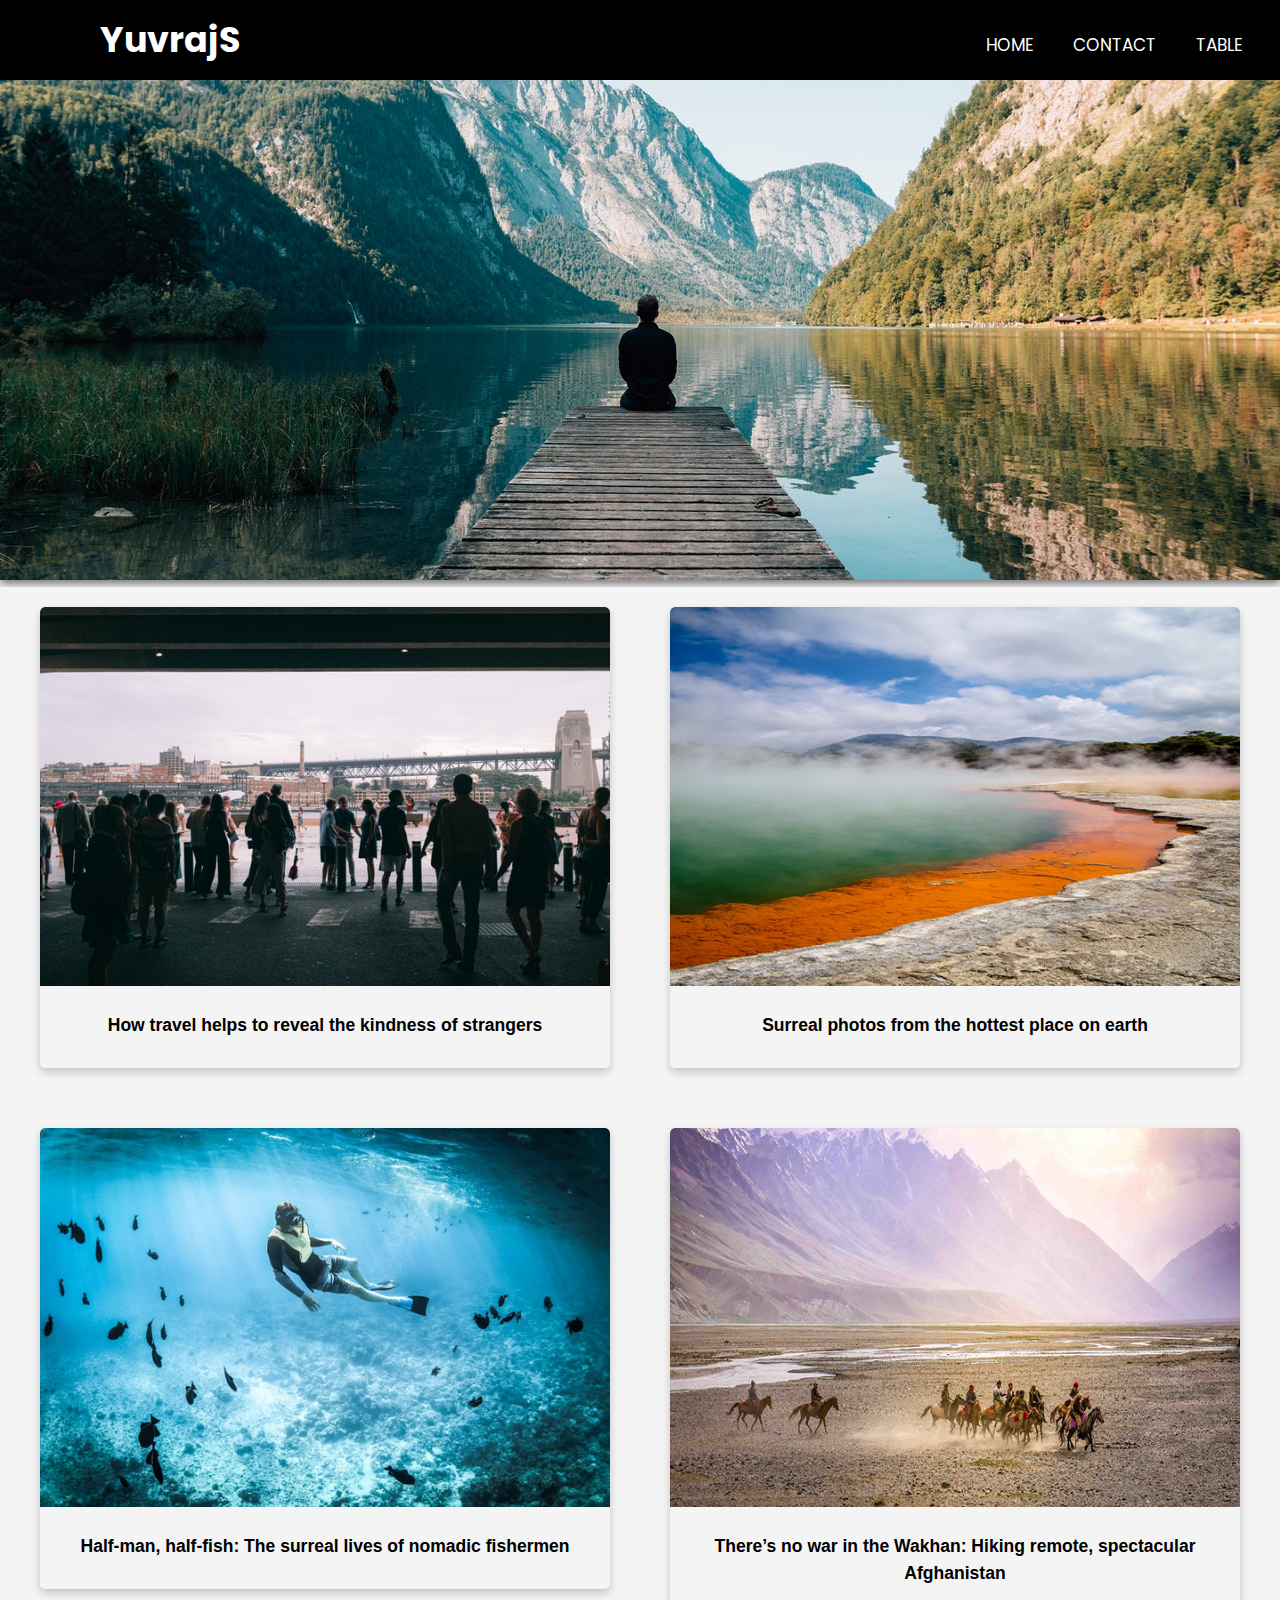
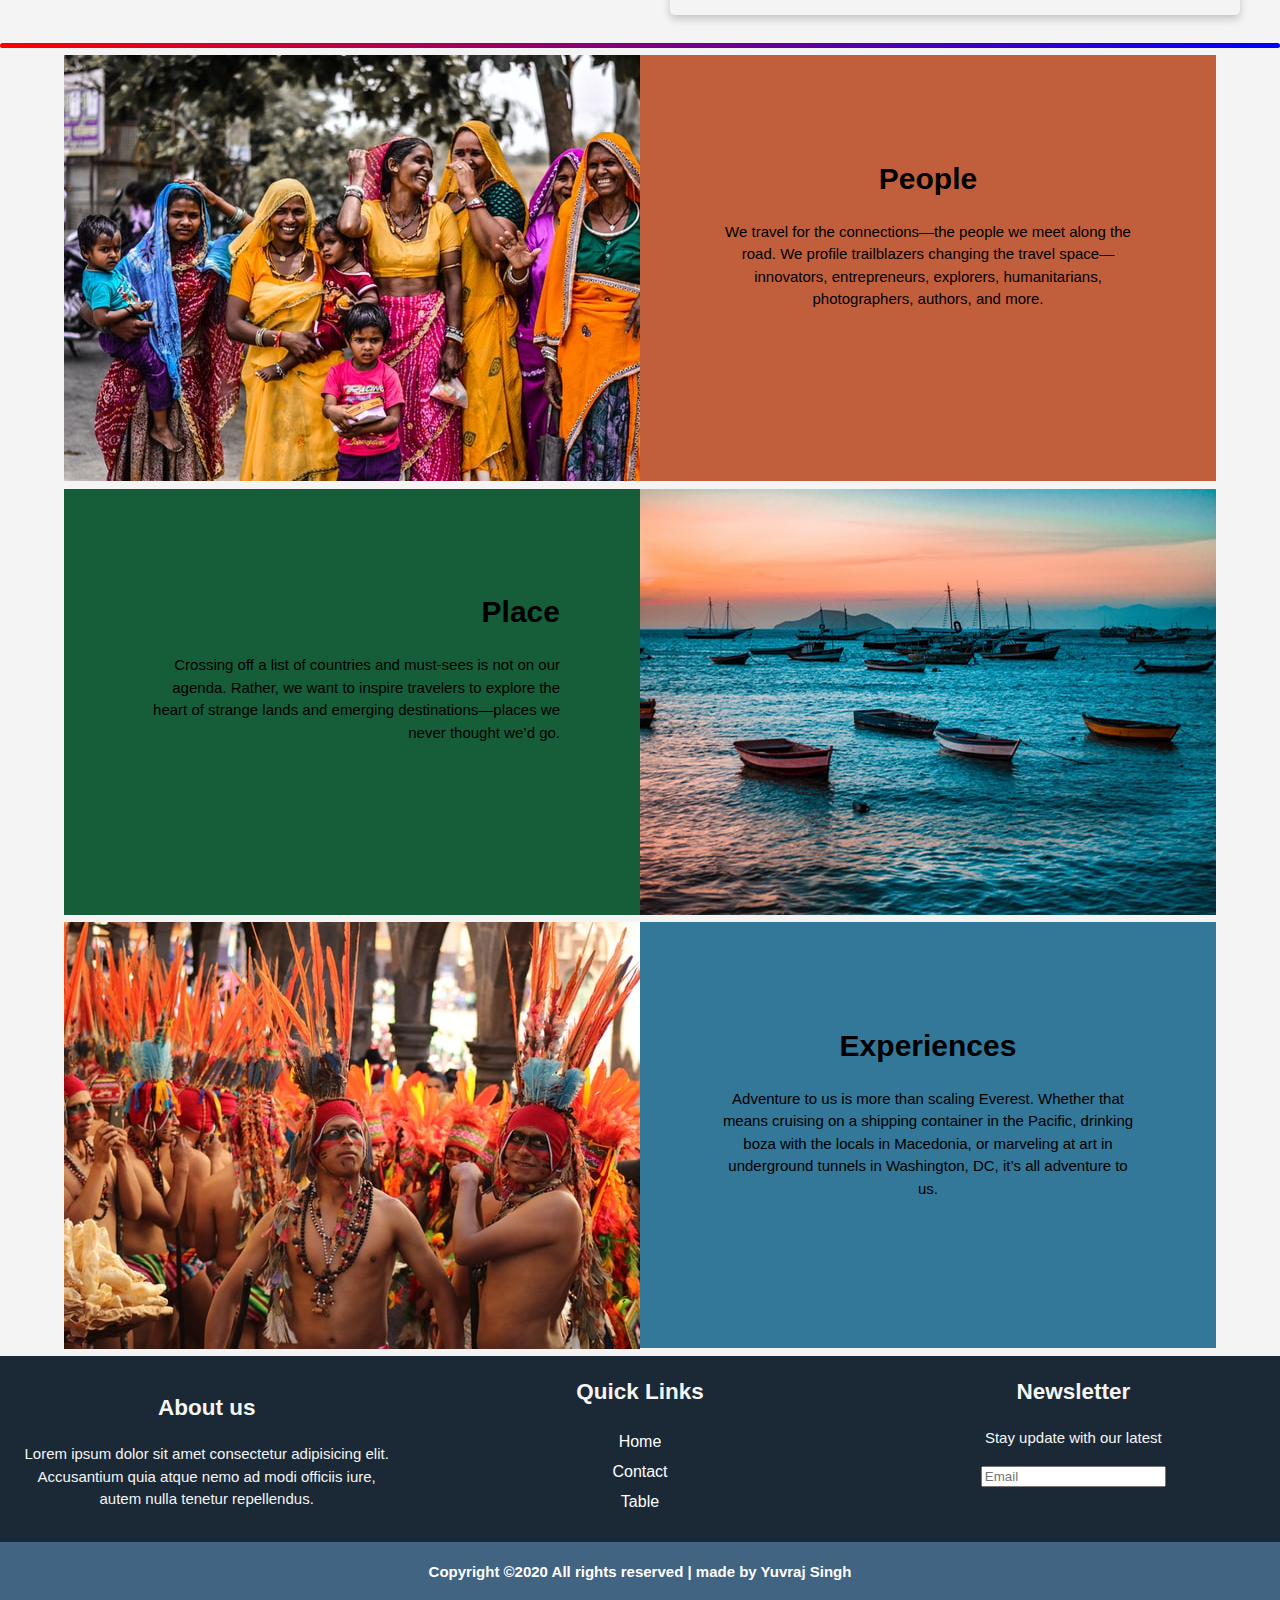
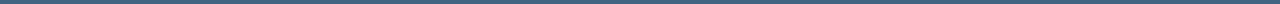
<file: Project 2/index.html>
<!DOCTYPE html>
<html lang="en">
    <head>
        <meta charset="utf-8">
        <meta name="viewport" content="width = device-width, initial-scale = 1.0">
        <link rel="stylesheet" href="./CSS/style.css">
        <link href="https://fonts.googleapis.com/css2?family=Poppins:wght@400;600;700&display=swap" rel="stylesheet">
        <title>Yuvraj Singh : P2</title>
    </head>
    <body>
        <header>
            <nav class="menu">
                <input type="checkbox" id="check">
                <label for="check" class="checkbtn">
                    <img src= "./images/bar.png" alt="Bar">
                </label>
                <label class="logo">YuvrajS</label>
                <ul>
                  <li><a href="index.html">Home</a></li>
                  <li><a href="contactUs.html">Contact</a></li>
                  <li><a href="table.html">Table</a></li>
                </ul>
              </nav>
        </header>
        
        <!--  -->
        <main>
        <!-- Main Image -->
            <div>
                <img id= "image" src="images/pexels-simon-migaj-747964.jpg" alt = "Main Image">
            </div>
        <section id = "news"> 
            
            <div id="item1">
                <div class="card" >
                    <img src="images/travel.jpg" alt ="Travel">
                    <div class="container">
                        <h3>How travel helps to reveal the kindness of strangers</h3>     
                    </div>
                </div>
            </div> 

            <div id="item2"> 
                <div class="card">
                    <img src="images/hotPlace.png" alt ="Hot Place">
                    <div class="container">
                        <h3>Surreal photos from the hottest place on earth</h3> 
                    </div>
                </div>
            </div> 

            <div id="item3">
                <div class="card">
                    <img src="images/halfMan.jpg" alt ="Half Man">
                    <div class="container">
                        <h3>Half-man, half-fish: The surreal lives of nomadic fishermen</h3>   
                    </div>
                </div>
            </div> 

            <div id="item4">
                <div class="card">
                    <img src="images/whakan.png" alt ="Wakhan">
                    <div class="container">
                        <h3>There’s no war in the Wakhan: Hiking remote, spectacular Afghanistan</h3>     
                    </div>
                </div>
            </div>

        </section>


        <div class = "divider">
            <hr class="divider-hr">
        </div>


        <section id="features-grid">
            <div class="features-grid-container">
        <!-- First Row 
        <div class="d-flex-r features-grid-row" id = "first-row">
        -->
                
                    <!-- First half: Image -->
                    <div class="features-grid-row-img " id ="img1">
                        <img src="./images/people.jpg" alt="People">
                    </div>
                    <!-- Second half: Text -->
                    <div class="features-grid-row-text " id ="text1">
                        <div>    
                            <h1>People</h1>
                            <p>
                                We travel for the connections—the people we meet along the road. We profile trailblazers changing the travel space—innovators, entrepreneurs, explorers, humanitarians, photographers, authors, and more. 
                            
                            </p>
                        </div>
                    </div>
        <!-- Second Row 
        <div class="d-flex-r features-grid-row" id = "second-row">
        -->
                
                    <!-- First half: Image -->
                    <div class="features-grid-row-img " id ="img2">
                        <img src="./images/place.jpg" alt="Place">  
                    </div>
                    <!-- Second half: Text -->
                    <div class="features-grid-row-text " id ="text2">
                        <div>    
                            <h1>Place</h1>
                            <p>
                                Crossing off a list of countries and must-sees is not on our agenda. Rather, we want 
                                to inspire travelers to explore the heart of strange lands and emerging destinations—places we never thought we’d go. 
                                
                            </p>
                        </div>
                    </div>
                

        <!-- Third Row 
        <div class="d-flex-r features-grid-row" id = "third-row">s
        -->
                
                    <!-- First half: Image -->
                    <div class="features-grid-row-img " id ="img3"> 
                        <img src="./images/exp.jpg" alt="Experiences">
                    </div>
                    <!-- Second half: Text -->
                    <div class="features-grid-row-text " id ="text3">
                        <div>
                            <h1>Experiences</h1>
                            <p>
                                Adventure to us is more than scaling Everest. 
                                Whether that means cruising on a shipping container in the Pacific, drinking boza with the locals in Macedonia, or marveling at art in underground tunnels in Washington, DC, it’s all adventure to us.
                            </p>
                        </div>
                    </div>
                
        </div>
        </section>
        </main>
        
        <footer class="footer">
            <div class="container">
                <div class="about-us">
                    <h2>About us</h2>
                    <p>Lorem ipsum dolor sit amet consectetur adipisicing elit. Accusantium quia atque nemo ad modi officiis
                        iure, autem nulla tenetur repellendus.</p>
                </div>
                
                <div class="quick-links">
                    <h2>Quick Links</h2>
                    <ul class="box">
                    <li><a href="index.html"> Home </a></li>
                    <li><a href="contactUs.html"> Contact </a></li>
                    <li><a href="table.html"> Table </a></li>
                </ul>
                </div>
                <div class="newsletter">
                    <h2>Newsletter</h2>
                    <p>Stay update with our latest</p>
                    <div class="">
                        <input type="text" placeholder="Email">
                    </div>
                </div>
            </div>
            <div class="footer-bottom">
                <h4>
                    Copyright ©2020 All rights reserved | made by Yuvraj Singh
                    
                </h4>
            </div>
        </footer>
        
    </body>
</html>
</file>
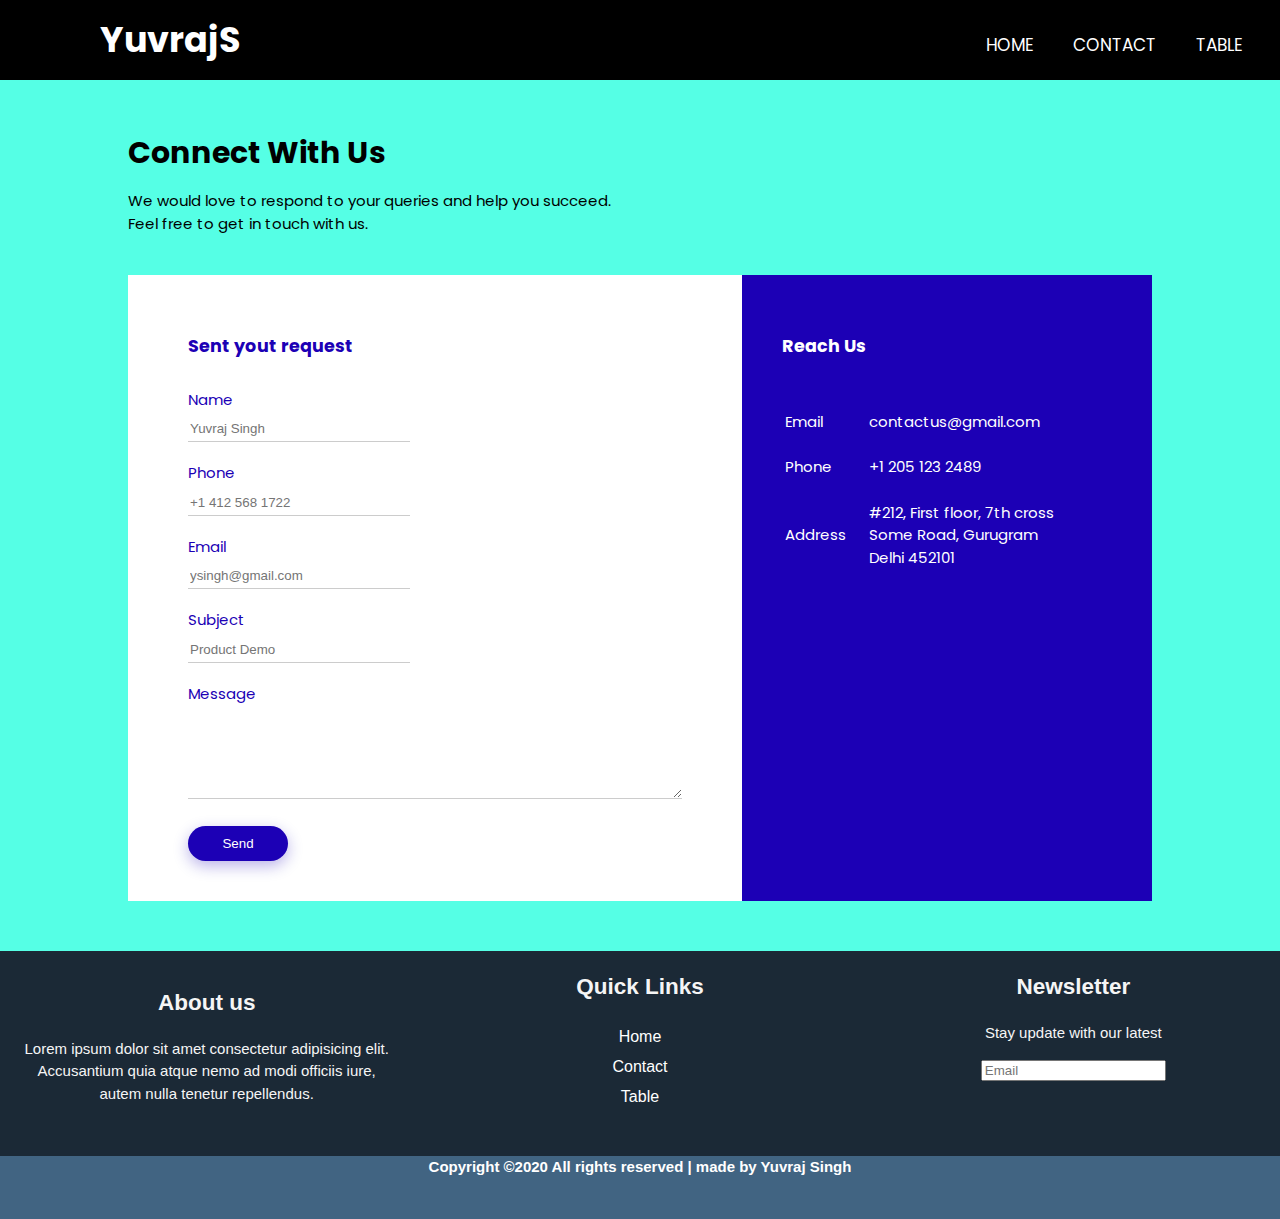
<file: Project 2/contactUs.html>
<!DOCTYPE html>
<html lang="en">
    <head>
        <meta charset="utf-8">
        <meta name="viewport" content="width = device-width, initial-scale = 1.0">
        
        <link rel="stylesheet" href="./CSS/contactUs.css">
        <link rel="preconnect" href="https://fonts.gstatic.com">
        <link href="https://fonts.googleapis.com/css2?family=Poppins:wght@400;600;700&display=swap" rel="stylesheet"> 
        <title>Yuvraj Singh : P2</title>
    </head>
    <body>
        <header>
            <nav>
                <input type="checkbox" id="check">
                <label for="check" class="checkbtn">
                    <img src= "./images/bar.png" alt="Bar">
                </label>
                <label class="logo">YuvrajS</label>
                <ul>
                  <li><a href="index.html">Home</a></li>
                  <li><a href="contactUs.html">Contact</a></li>
                  <li><a href="table.html">Table</a></li>
                </ul>
              </nav>
        </header>
        <main>
        <section id="contactUs">
                <div class="container-contactUs">
                    <h1>Connect With Us</h1>
                    <p>We would love to respond to your queries and help you succeed. <br>Feel
                        free to get in touch with us.
                    </p>
                    <div class="contact-box">
                        <div class="contact-left">
                            <h3>Sent yout request</h3>
                            <form >
                                <div class="input-row">
                                    <div class="input-group">
                                        <label for="name">Name</label>
                                        <input type="text" placeholder="Yuvraj Singh" id="name">
                                    </div>
                                </div>

                                <div class="input-row">
                                    <div class="input-group">
                                        <label for="phone">Phone</label>
                                        <input type="tel" placeholder="+1 412 568 1722" id="phone">
                                    </div>
                                </div>

                                <div class="input-row">
                                    <div class="input-group">
                                        <label for="email">Email</label>
                                        <input type="email" placeholder="ysingh@gmail.com" id="email">
                                    </div>
                                </div>

                                <div class="input-row">
                                    <div class="input-group">
                                        <label for="sub">Subject</label>
                                        <input type="text" placeholder="Product Demo" id="sub">
                                    </div>
                                </div>
                                <label>Message</label>
                                <textarea name="" id="message" cols="30" rows="5"></textarea>
                                <button type="submit">Send</button>
                            </form>
                        </div>
                        <div class="contact-right">
                            <h3>Reach Us</h3>
                            <table>
                                <tr>
                                    <td>Email</td>
                                    <td>contactus@gmail.com</td>
                                </tr>
                                <tr>
                                    <td>Phone</td>
                                    <td>+1 205 123 2489</td>
                                </tr>
                                <tr>
                                    <td>Address</td>
                                    <td>#212, First floor, 7th cross<br>
                                    Some Road, Gurugram <br>
                                    Delhi 452101 </td>
                                </tr>
                            </table>
                        </div>
                    </div>

                    
                </div>
            </section>
        </main>
        <footer class="footer">
            <div class="container">
                <div class="about-us">
                    <h2>About us</h2>
                    <p>Lorem ipsum dolor sit amet consectetur adipisicing elit. Accusantium quia atque nemo ad modi officiis
                        iure, autem nulla tenetur repellendus.</p>
                </div>
                
                <div class="quick-links">
                    <h2>Quick Links</h2>
                    <ul class="box">
                    <li><a href="index.html"> Home </a></li>
                    <li><a href="contactUs.html"> Contact </a></li>
                    <li><a href="table.html"> Table </a></li>
                </ul>
                </div>
                <div class="newsletter">
                    <h2>Newsletter</h2>
                    <p>Stay update with our latest</p>
                    <div class="">
                        <input type="text" placeholder="Email">
                    </div>
                </div>
            </div>
            <div class="footer-bottom">
                <h4 >
                    Copyright ©2020 All rights reserved | made by Yuvraj Singh
                    
                </h4>
            </div>
        </footer>
        
    </body>
</html>
</file>
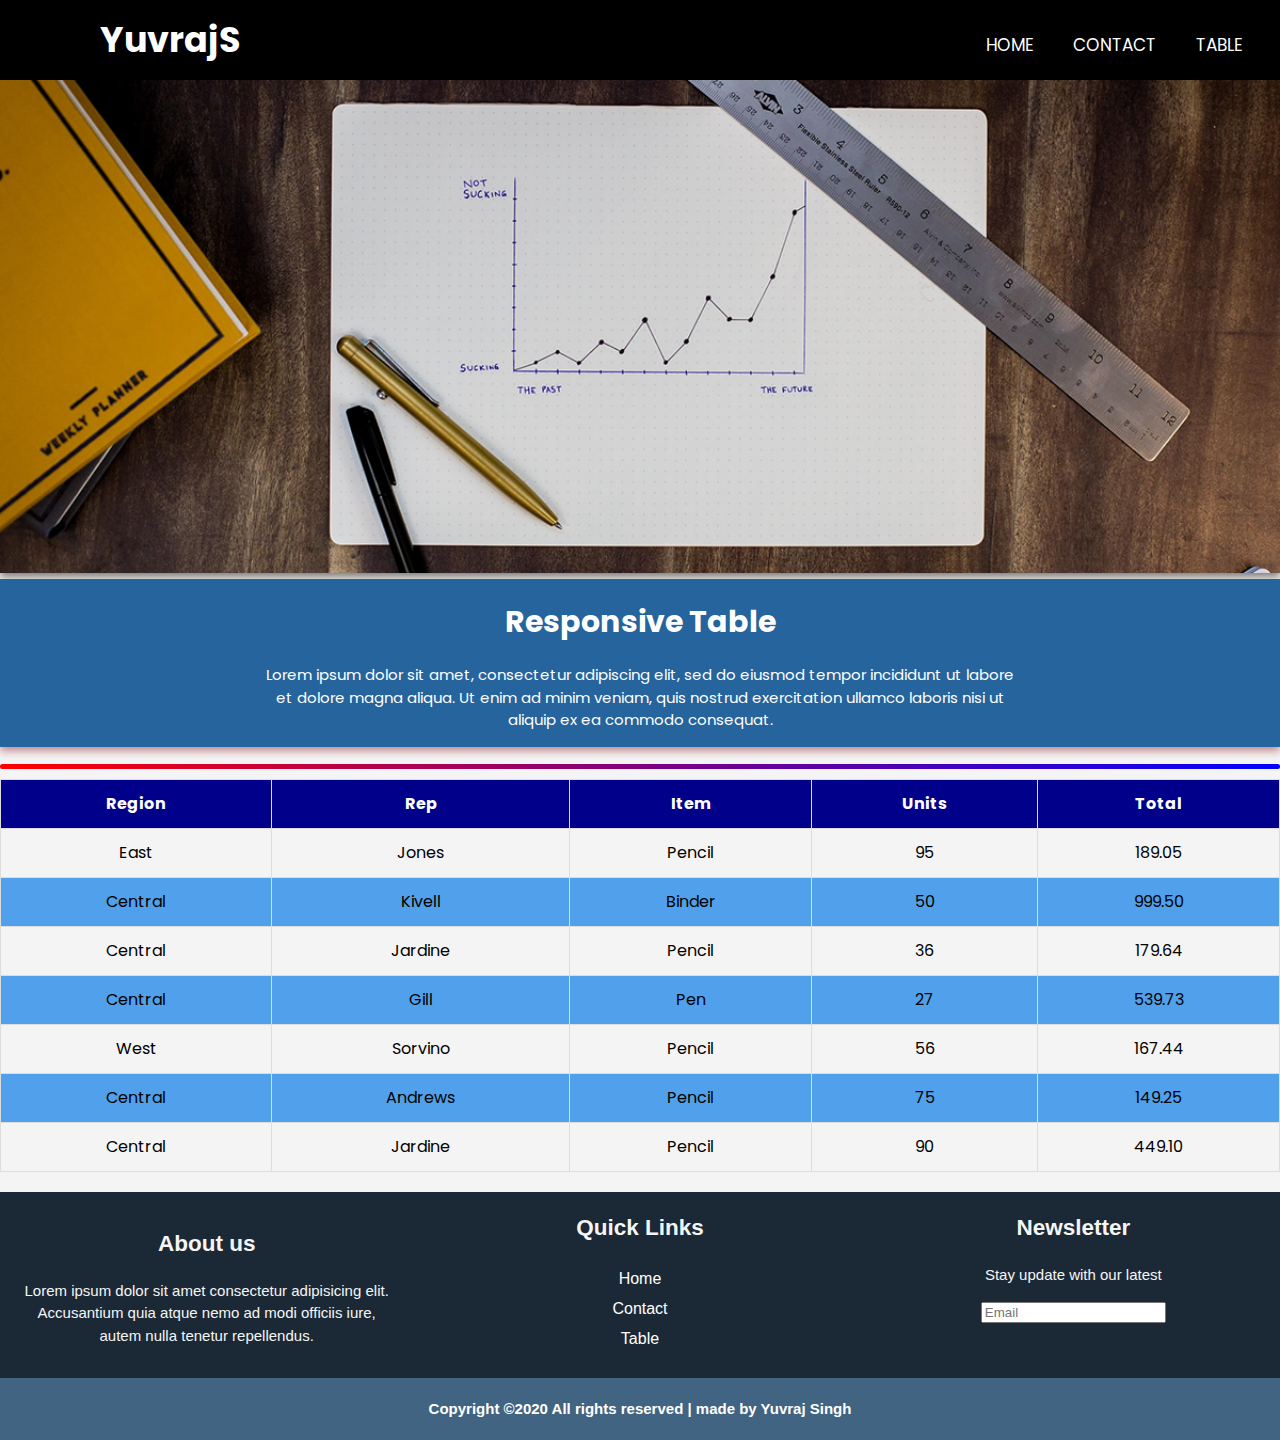
<file: Project 2/table.html>
<!DOCTYPE html>
<html lang="en">
    <head>
        <meta charset="utf-8">
        <meta name="viewport" content="width = device-width, initial-scale = 1.0">
        
        <link rel="stylesheet" href="./CSS/table.css">
        <link rel="preconnect" href="https://fonts.gstatic.com">
        <link href="https://fonts.googleapis.com/css2?family=Poppins:wght@400;600;700&display=swap" rel="stylesheet"> 
        <title>Yuvraj Singh : P2</title>
    </head>
    <body>
        <header>
            <nav>
                <input type="checkbox" id="check">
                <label for="check" class="checkbtn">
                    <img src= "./images/bar.png" alt="Bar">
                </label>
                <label class="logo">YuvrajS</label>
                <ul>
                  <li><a href="index.html">Home</a></li>
                  <li><a href="contactUs.html">Contact</a></li>
                  <li><a href="table.html">Table</a></li>
                </ul>
              </nav>
        </header>
        <main>
            <div>
                <img id= "image" src="images/table.png" alt = "Table Main Image">
            </div>
            <section class="res-table">
                
                    <div class="content">
                        <div class="content-hp">
                            <h1>Responsive Table</h1>
                            <p>Lorem ipsum dolor sit amet, consectetur adipiscing elit, sed do eiusmod tempor incididunt ut labore et dolore magna aliqua. 
                                Ut enim ad minim veniam, quis nostrud exercitation ullamco laboris nisi ut aliquip ex ea commodo consequat. 
                            </p>
                        </div>
                    </div>
                    <div class = "divider">
                        <hr class="divider-hr">
                    </div>
                    <div class="container-table">

                                <table >
                                    <thead>
                                        <th>Region</th>
                                        <th>Rep</th>
                                        <th>Item</th>
                                        <th>Units</th>
                                        <th>Total</th>
                                    </thead>
                                    <tbody>
                                        <!--1-->
                                    <tr>
                                        <td data-lable="Region">East </td>
                                        <td data-lable="Rep"> Jones</td>
                                        <td data-lable="Item">Pencil </td>
                                        <td data-lable="Units">95 </td>
                                        <td data-lable="Total">189.05 </td>
                                    </tr>
                                    <!--2-->
                                    <tr>
                                        <td data-lable="Region">Central </td>
                                        <td data-lable="Rep">Kivell </td>
                                        <td data-lable="Item"> Binder</td>
                                        <td data-lable="Units"> 50</td>
                                        <td data-lable="Total">999.50 </td>
                                    </tr>
                                    <!--3-->
                                    <tr>
                                        <td data-lable="Region">Central </td>
                                        <td data-lable="Rep"> Jardine</td>
                                        <td data-lable="Item"> Pencil</td>
                                        <td data-lable="Units">36 </td>
                                        <td data-lable="Total">179.64 </td>
                                    </tr>
                                    <!--4-->
                                    <tr>
                                        <td data-lable="Region">Central </td>
                                        <td data-lable="Rep"> Gill</td>
                                        <td data-lable="Item"> Pen</td>
                                        <td data-lable="Units"> 27</td>
                                        <td data-lable="Total">539.73 </td>
                                    </tr>
                                    <!--5-->
                                    <tr>
                                        <td data-lable="Region">West </td>
                                        <td data-lable="Rep"> Sorvino</td>
                                        <td data-lable="Item"> Pencil</td>
                                        <td data-lable="Units">56 </td>
                                        <td data-lable="Total"> 167.44</td>
                                    </tr>
                                    <!--6-->
                                    <tr>
                                        <td data-lable="Region"> Central</td>
                                        <td data-lable="Rep"> Andrews</td>
                                        <td data-lable="Item"> Pencil</td>
                                        <td data-lable="Units"> 75</td>
                                        <td data-lable="Total">149.25 </td>
                                    </tr>
                                    <!--7-->
                                    <tr>
                                        <td data-lable="Region">Central </td>
                                        <td data-lable="Rep"> Jardine</td>
                                        <td data-lable="Item"> Pencil</td>
                                        <td data-lable="Units"> 90</td>
                                        <td data-lable="Total">449.10 </td>
                                    </tr>
                                </tbody>
                                </table>

                        
                    </div>
                </section>
        </main>
        <footer class="footer">
            <div class="container">
                <div class="about-us">
                    <h2>About us</h2>
                    <p>Lorem ipsum dolor sit amet consectetur adipisicing elit. Accusantium quia atque nemo ad modi officiis
                        iure, autem nulla tenetur repellendus.</p>
                </div>
                
                <div class="quick-links">
                    <h2>Quick Links</h2>
                    <ul class="box">
                    <li><a href="index.html"> Home </a></li>
                    <li><a href="contactUs.html"> Contact </a></li>
                    <li><a href="table.html"> Table </a></li>
                </ul>
                </div>
                <div class="newsletter">
                    <h2>Newsletter</h2>
                    <p>Stay update with our latest</p>
                    <div class="">
                        <input type="text" placeholder="Email">
                    </div>
                </div>
            </div>
            <div class="footer-bottom">
                <h4 >
                    Copyright ©2020 All rights reserved | made by Yuvraj Singh
                    
                </h4>
            </div>
        </footer>
    </body>
</html>
</file>
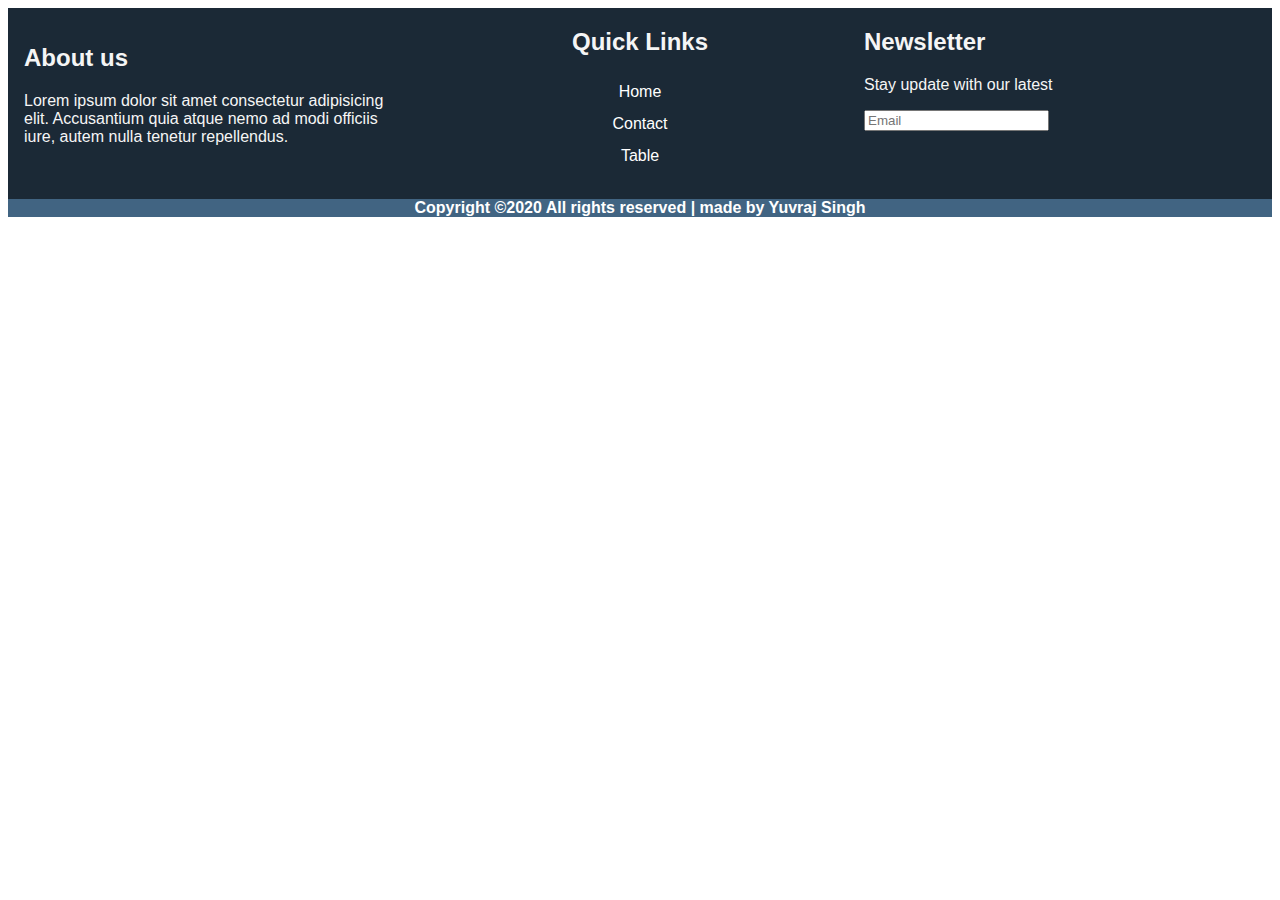
<file: Project 2/CSS/footer/footer.html>
<!DOCTYPE html>
<html lang="en">
    <head>
        <meta charset="utf-8">
        <meta name="viewport" content="width = device-width, initial-scale = 1.0">
        <link rel="stylesheet" href="./footer.css">
        <title>Yuvraj Singh : P2</title>
    </head>
    <body>
        <header>
            
        </header>
        
        <!--  -->
        <main>
        </main>
        <footer class="footer">
            <div class="container">
                <div class="about-us">
                    <h2>About us</h2>
                    <p>Lorem ipsum dolor sit amet consectetur adipisicing elit. Accusantium quia atque nemo ad modi officiis
                        iure, autem nulla tenetur repellendus.</p>
                </div>
                
                <div class="quick-links">
                    <h2>Quick Links</h2>
                    <ul class="box">
                    <li><a href="#"> Home </a></li>
                    <li><a href="#"> Contact </a></li>
                    <li><a href="#"> Table </a></li>
                </ul>
                </div>
                <div class="newsletter"">
                    <h2>Newsletter</h2>
                    <p>Stay update with our latest</p>
                    <div class="">
                        <input type="text" placeholder="Email">
                    </div>
                </div>
            </div>
            <div class="footer-bottom">
                <h4>
                    Copyright ©2020 All rights reserved | made by Yuvraj Singh
                    
                </h4>
            </div>
        </footer>

    </body> 
</html>
</file>
<file: Project 2/CSS/style.css>
*{
  box-sizing: border-box;
  overflow-x: hidden;
}
body{
    font-family: Arial, Helvetica, sans-serif;
    font-size: 15px;
    line-height: 1.5;
    padding: 0;
    margin: 0;
    background-color: #f4f4f4;
    text-align: center;
    justify-content: center;
}

.container{
    
    text-align: center;
    justify-content: center;
    overflow: hidden;
}
/*Nav starts---------------------------------------------------------*/
nav{
  
  font-family: 'Poppins', sans-serif;
  background: #000;
  height: 80px;
  width: 100%;
  overflow: hidden;
}
label.logo{
  float: left;
  color: white;
  font-size: 35px;
  line-height: 80px;
  padding: 0 100px;
  font-weight: bold;
}
nav ul{
  float: right;
  margin-right: 20px;
}
nav ul li{
  display: inline-block;
  line-height: 60px;
  margin: 0 5px;
}
nav ul li a{
  text-decoration: none;
  list-style: none;
  color: white;
  font-size: 17px;
  padding: 7px 13px;
  border-radius: 3px;
  text-transform: uppercase;
}
a:hover{
  background: #1b9bff;
  transition: .5s;
}
.checkbtn{
  font-size: 30px;
  color: white;
  float: right;
  line-height: 80px;
  margin-right: 40px;
  cursor: pointer;
  display: none;
}
#check{
  display: none;
}
/*Nav ends---------------------------------------------------------*/
#image{
    width: 100%;
    height: auto;
    box-shadow: 0 4px 8px 0 rgba(0, 0, 0, 0.5);
}
/* News start---------------------------------------------------------*/
#news{
    display: grid;
    grid-gap: 20px;
    grid-template-columns: repeat(4, 1fr);;
    grid-template-rows: 1fr 1fr;
    grid-template: 
    " . item1 item2 . "
    " . item3 item4 . ";
    
}
#item1 {
    grid-area: item1;
  }
  #item2 {
    grid-area: item2;
  }
  #item3 {
    grid-area: item3;
  }
  #item4 {
    grid-area: item4;
  }
/* Card start---------------------------------------------------------*/
.card {
    box-shadow: 0 4px 8px 0 rgba(0,0,0,0.2);
    transition: 0.3s;
    min-height: 20rem;
    border-radius: 5px;
    padding-bottom: 10px;
    margin: 20px;
    max-width:40rem;   
    text-align: center;
    justify-content: center;
    }

.card:hover {
      box-shadow: 0 8px 16px 0 rgba(0,0,0,0.2);
    }

.card img {
    border-radius: 5px 5px 0 0;
    width:100%;
    }

.card .container {
      padding: 2px 16px;
    
    }
.wrapper{        
  display: flex;
  flex-wrap: wrap;
  text-align: center;
  justify-content: center;
    }
    /* Card end---------------------------------------------------------*/
  
  /* News end ;---------------------------------------------------------*/
  
/* Feature start---------------------------------------------------------*/

.features-grid-container{
    
  margin: auto;
  display: grid;
  grid-template-columns: 5% 1fr 1fr 5%;
  grid-template-rows: repeat(3, 1fr);
  gap: 0px;

  grid-template-areas:
    ". img1 text1 ."
    ". text2 img2 ."
    ". img3 text3 .";
    
}
#img1 { grid-area: img1; width: 100%; height: auto;}
#text1 { grid-area: text1; background-color: #C15F3D;}
#text2 { grid-area: text2;background-color: #155E39;}
#img2 { grid-area: img2; width: 100%; height: auto;}
#img3 { grid-area: img3; width: 100%; height: auto;}
#text3 { grid-area: text3;background-color: #379;}

.features-grid-row-img {
  width: 100%;
  height: auto;
  
}
.features-grid-row-text{
    height: 426px;
    padding: 5rem;
    margin: 0;
	  width: 100%;
    justify-content: center;
    
}
#text2{
  text-align: right;
}

/* Feature end---------------------------------------------------------*/
.divider-hr{
  height: 5px;
  border: none; 
  border-radius: 10px;
  background: linear-gradient(to left, blue, red);
}
/* Footer---------------------------------------------------------*/
footer{
  font-family: Josefin Sans, sans-serif ;
  background:#1B2936 ;
  color: whitesmoke;
}
.footer .container{

  display: grid;
  grid-template-columns: repeat(3, 1fr);
  grid-gap: 20px;
  padding: 0px;
  width: 100%;
  margin: 0;
}
.about-us{
  padding: 1rem;
}
.quick-links{
  text-align: center;
}
.quick-links ul{
  
  list-style-type: none;
  text-decoration: none;
  padding: 0;
  margin: 0;
}
.quick-links li{
  
  line-height: 2em;
}
.quick-links a{
  color: white;
  font-size: 1rem;
  text-decoration: none;
}
.footer-bottom{
  font-family: Arial, Helvetica, sans-serif;
  padding: 0;
  margin: 0;
  background: #416482;
  color: white;
  text-align: center;
}
/* Footer---------------------------------------------------------*/
/* Responsive---------------------------------------------------------*/
@media screen and (max-width: 768px)
{
  /*Nav---------------------------------------------------------*/
  .checkbtn{
    display: block;
    
  }
  nav{

    overflow: hidden;
    position: fixed;
  }
  nav ul{
    position: fixed;
    width: 100%;
    height: 100vh;
    background: #000;
    opacity: 0.6;
    top: 50px;
    left: -100%;
    text-align: center;
    transition: all .5s;
  }
  nav ul li{
    overflow: hidden;
    display: block;
    margin: 50px 0;
    line-height: 30px;
  }
  nav ul li a{
    font-size: 20px;
  }
  a:hover,a.active{
    background: none;
    color: #0082e6;
  }
  #check:checked ~ ul{
    left: 0;
  }
/*Nav---------------------------------------------------------*/
/*features---------------------------------------------------------*/
  .features-grid-container{
      display: block;
      margin: 0;
      padding: 0;
  }

  
  .features-grid-row{
      width: 80%;
      margin: auto;
  }
  #text1, #text2, #text3{
      text-align: center;
  }
  /*features---------------------------------------------------------*/
  
  footer.footer .container{
    grid-template-columns: repeat(1, 1fr);
    text-align: center;
  }
  .footer .container .newsletter{
    padding-top: 1rem;
    
    padding-bottom: 1rem;
  }
}
</file>
<file: Project 2/CSS/contactUs.css>
*{
    box-sizing: border-box;
    
  }
  body{
      font-family: 'Poppins', sans-serif;
      font-size: 15px;
      line-height: 1.5;
      margin: 0;
      padding: 0;
      background-color:#55ffe5;
      
  }
  
  .container{
      
      text-align: center;
      justify-content: center;
      overflow: hidden;
  }
  /*Nav starts---------------------------------------------------------*/
  nav{
      
    font-family: 'Poppins', sans-serif;
    background: #000;
    height: 80px;
    width: 100%;
    overflow: hidden;
  }
  label.logo{
    float: left;
    color: white;
    font-size: 35px;
    line-height: 80px;
    padding: 0 100px;
    font-weight: bold;
  }
  nav ul{
    float: right;
    margin-right: 20px;
  }
  nav ul li{
    display: inline-block;
    line-height: 60px;
    margin: 0 5px;
  }
  nav ul li a{
    text-decoration: none;
    list-style: none;
    color: white;
    font-size: 17px;
    padding: 7px 13px;
    border-radius: 3px;
    text-transform: uppercase;
  }
  a:hover{
    background: #1b9bff;
    transition: .5s;
  }
  .checkbtn{
    font-size: 30px;
    color: white;
    float: right;
    line-height: 80px;
    margin-right: 40px;
    cursor: pointer;
    display: none;
  }
  #check{
    display: none;
  }
  /*Nav ends---------------------------------------------------------*/

  /*Contact Us---------------------------------------------------------*/
  #contactUs .container-contactUs{
      width: 80%;
      margin: 50px auto;
  }
  .contact-box{
      background: #fff;
      display: flex;
  }
  .contact-left{
      flex-basis: 60%;
      padding: 40px 60px;
  }
  .contact-right{
    flex-basis: 40%;
    padding: 40px;
    background: #1c00b5;
    color: white;
}
.container-contactUs h1{
    margin-bottom: 40px;
}
.container-contactUs h1{
    margin-bottom: 10px;
}
.container-contactUs p{
    margin-bottom: 40px;
}
 .input-row {
    display: flex;
    justify-content: space-between;
    margin-bottom: 20px;
}
.input-row .input-group{
    flex-basis: 45%;
}
.input-group input{
    width: 100%;
    border: none;
    border-bottom: 1px solid #ccc;
    outline: none;
    padding-bottom: 5px;
}
.contact-left textarea{
    width: 100%;
    border: none;
    border-bottom: 1px solid #ccc;
    outline: none;
    padding-bottom: 10px;
}
.contact-left label, .input-group label{
    margin-bottom: 6px;
    display: block;
    color: #1c00b5;
}
.contact-left button{
    background: #1c00b5;
    width: 100px;
    border: none;
    outline: none;
    color: #fff;
    height: 35px;
    border-radius: 30px;
    margin-top: 20px;
    box-shadow: 0px 5px 15px 0px rgba(28, 0, 181, 0.3);
}
.contact-left h3{
    color: #1c00b5;
    font-weight: 600px;
    margin-bottom: 30px;
}
.contact-right h3{
    font-weight: 600px;
    margin-bottom: 30px;
}
tr td:first-child{
    padding-right: 20px;
}
tr td{
    padding-top: 20px;
}
  /*Contact Us---------------------------------------------------------*/

  /* Footer starts---------------------------------------------------------*/
  footer{
    font-family: Josefin Sans, sans-serif ;
    background:#1B2936;
    color: whitesmoke;
}
.footer .container{

    display: grid;
    grid-template-columns: repeat(3, 1fr);
    grid-gap: 20px;
    padding: 0px;
    width: 100%;
    margin: 0;
}
.about-us{
    padding: 1rem;
}
.quick-links{
    text-align: center;
}
.quick-links ul{
    
    list-style-type: none;
    text-decoration: none;
    padding: 0;
    margin: 0;
}
.quick-links li{
    
    line-height: 2em;
}
.quick-links a{
    color: white;
    font-size: 1rem;
    text-decoration: none;
}
.footer-bottom{
    font-family: Arial, Helvetica, sans-serif;
    padding: 0;
    margin: 0;
    background: #416482;
    height: 62.4px;
    color: white;
    text-align: center;
    justify-content: center;
}
.footer-bottom #copy{
  padding: 20px;
}
  /* Footer---------------------------------------------------------*/

  /*Responsive---------------------------------------------------------*/
  /* Responsive---------------------------------------------------------*/
@media screen and (max-width: 768px)
{
  .checkbtn{
    display: block;
    
  }
  nav{
    overflow: hidden;
    position: fixed;
    top: -5px;
  }
  nav ul{
    position: fixed;
    width: 100%;
    height: 100vh;
    background: #000;
    opacity: 0.6;
    top: 60px;
    left: -100%;
    text-align: center;
    transition: all .5s;
  }
  nav ul li{
    overflow: hidden;
    display: block;
    margin: 50px 0;
    line-height: 30px;
  }
  nav ul li a{
    font-size: 20px;
  }
  a:hover,a.active{
    background: none;
    color: #0082e6;
  }
  #check:checked ~ ul{
    left: 0;
  }
  /*Contact Us---------------------------------------------------------*/
  .contact-box{

    display: block;
}
  /*Contact Us---------------------------------------------------------*/

  footer.footer .container{
    grid-template-columns: repeat(1, 1fr);
    text-align: center;
  }
  .footer .container .newsletter{
    padding-top: 1rem;
    
    padding-bottom: 1rem;
  }
}
</file>
<file: Project 2/CSS/table.css>
*{
  box-sizing: border-box;
  overflow-x: hidden;
}
body{
    font-family: Arial, Helvetica, sans-serif;
    font-size: 15px;
    line-height: 1.5;
    padding: 0;
    margin: 0;
    background-color: #f4f4f4;
    text-align: center;
    
}

#image{
  width: 100%;
  height: auto;
  box-shadow: 0 4px 8px 0 rgba(0, 0, 0, 0.5);
}
/*Nav starts---------------------------------------------------------*/
nav{
  
  font-family: 'Poppins', sans-serif;
  background: #000;
  height: 80px;
  width: 100%;
  overflow: hidden;
}
label.logo{
  float: left;
  color: white;
  font-size: 35px;
  line-height: 80px;
  padding: 0 100px;
  font-weight: bold;
}
nav ul{
  float: right;
  margin-right: 20px;
}
nav ul li{
  display: inline-block;
  line-height: 60px;
  margin: 0 5px;
}
nav ul li a{
  text-decoration: none;
  list-style: none;
  color: white;
  font-size: 17px;
  padding: 7px 13px;
  border-radius: 3px;
  text-transform: uppercase;
}
a:hover{
  background: #1b9bff;
  transition: .5s;
}
.checkbtn{
  font-size: 30px;
  color: white;
  float: right;
  line-height: 80px;
  margin-right: 40px;
  cursor: pointer;
  display: none;
}
#check{
  display: none;
}
  /*Nav ends---------------------------------------------------------*/
  .divider-hr{
    height: 5px;
    border: none; 
    border-radius: 10px;
    margin-bottom: 10px;
    background: linear-gradient(to left, blue, red);
  }
/*Table starts---------------------------------------------------------*/
  .res-table{
    font-family: 'Poppins', sans-serif;
    padding-bottom: 20px;
    
    
  }
  .res-table .content{
    background: #26649E;
    color: white;
    margin-bottom: 10px;
    box-shadow: 0 4px 8px 0 rgba(148, 31, 31, 0.5);
  }
  .content-hp {
    width: 80%;
    padding-left: 20%;
    justify-content: center;
    text-align: center;
  }
  table{
    
    width: 100%;
    border-collapse: collapse;
  }
  .res-table td, .res-table th{
    padding: 12px 15px;
    border:1px solid #dddddd;
    text-align: center;
    font-size: 16px;
  }
  .res-table th{
    background-color: #00008b;
    color: #fff;
  }
  .res-table tbody tr:nth-child(even){
    background-color: #50A0EB;
  }

/*Table ends---------------------------------------------------------*/


/* Footer starts---------------------------------------------------------*/
footer{
    font-family: Josefin Sans, sans-serif ;
    background:#1B2936 ;
    color: whitesmoke;
  }
  .footer .container{
  
    display: grid;
    grid-template-columns: repeat(3, 1fr);
    grid-gap: 20px;
    padding: 0px;
    width: 100%;
    margin: 0;
  }
  .about-us{
    padding: 1rem;
  }
  .quick-links{
    text-align: center;
  }
  .quick-links ul{
    
    list-style-type: none;
    text-decoration: none;
    padding: 0;
    margin: 0;
  }
  .quick-links li{
    
    line-height: 2em;
  }
  .quick-links a{
    color: white;
    font-size: 1rem;
    text-decoration: none;
  }
  .footer-bottom{
    font-family: Arial, Helvetica, sans-serif;
    padding: 0;
    margin: 0;
    background: #416482;
    color: white;
    text-align: center;
  }
  /* Footer---------------------------------------------------------*/

  /*Responsive---------------------------------------------------------*/
  /* Responsive---------------------------------------------------------*/
@media screen and (max-width: 768px)
{
  .checkbtn{
    display: block;
    
  }
  nav{
    overflow: hidden;
    
  }
  nav ul{
    position: fixed;
    width: 100%;
    height: 100vh;
    background: #000;
    opacity: 0.6;
    top: 60px;
    left: -100%;
    text-align: center;
    transition: all .5s;
  }
  nav ul li{
    overflow: hidden;
    display: block;
    margin: 50px 0;
    line-height: 30px;
  }
  nav ul li a{
    font-size: 20px;
  }
  a:hover,a.active{
    background: none;
    color: #0082e6;
  }
  #check:checked ~ ul{
    left: 0;
  }

  /*Table Starts---------------------------------------------------------*/
  table thead{
    display: none;
  }
  table{
    width:70%; 
    margin-left:15%; 
    margin-right:15%;
  }
  table tbody, td, th{
    
    display: inline-block;
    width: 100%;
  }
  table tr{
    margin-bottom: 15px;
  }

  table td::before{
  content: attr(data-lable);
  position: absolute;
  left: 0;
  width: 50%;
  padding-left: 15px;
  font-weight: bold;
  }
  /*Table Ends
    table tbody, td, th{
      display: block;
      width: 100%;
    }
      table tr{
      margin-bottom: 15px;
    }
    table td{
      text-align: right;
      padding-left: 50%;
      text-align: right;
      position: relative;
    }
    table td::before{
    content: attr(data-lable);
    position: absolute;
    left: 0;
    width: 50%;
    padding-left: 15px;
    font-weight: bold;
    }
  ---------------------------------------------------------*/

  footer.footer .container{
    grid-template-columns: repeat(1, 1fr);
    text-align: center;
  }
  .footer .container .newsletter{
    padding-top: 1rem;
    
    padding-bottom: 1rem;
  }
}
</file>
<file: Project 2/CSS/footer/footer.css>
/*footer{
    display: flex;
    flex-flow: row wrap;
    padding: 50px;
    color: #ffffff;
    background-color: #011c39;
    }
.quick-links ul{
    list-style: none;
    padding-left: 0;
}
.quick-links li{
    line-height: 2em;
}
.quick-links a{
    text-decoration: none;
}
*/
*{
    box-sizing: border-box;
}
footer{
    font-family: Josefin Sans, sans-serif ;
    background:#1B2936;
    color: whitesmoke;
}
.footer .container{

    display: grid;
    grid-template-columns: repeat(3, 1fr);
    grid-gap: 20px;
    padding: 0px;
    width: 100%;
    margin: 0;
}
.about-us{
    padding: 1rem;
}
.quick-links{
    text-align: center;
}
.quick-links ul{
    
    list-style-type: none;
    text-decoration: none;
    padding: 0;
    margin: 0;
}
.quick-links li{
    
    line-height: 2em;
}
.quick-links a{
    color: white;
    font-size: 1rem;
    text-decoration: none;
}
.footer-bottom{
    font-family: Arial, Helvetica, sans-serif;
    padding: 0;
    margin: 0;
    background: #416482;
    color: white;
    text-align: center;
}
@media screen and (max-width: 768px)
{
    footer.footer .container{
        grid-template-columns: repeat(1, 1fr);
        text-align: center;
    }

}
</file>
